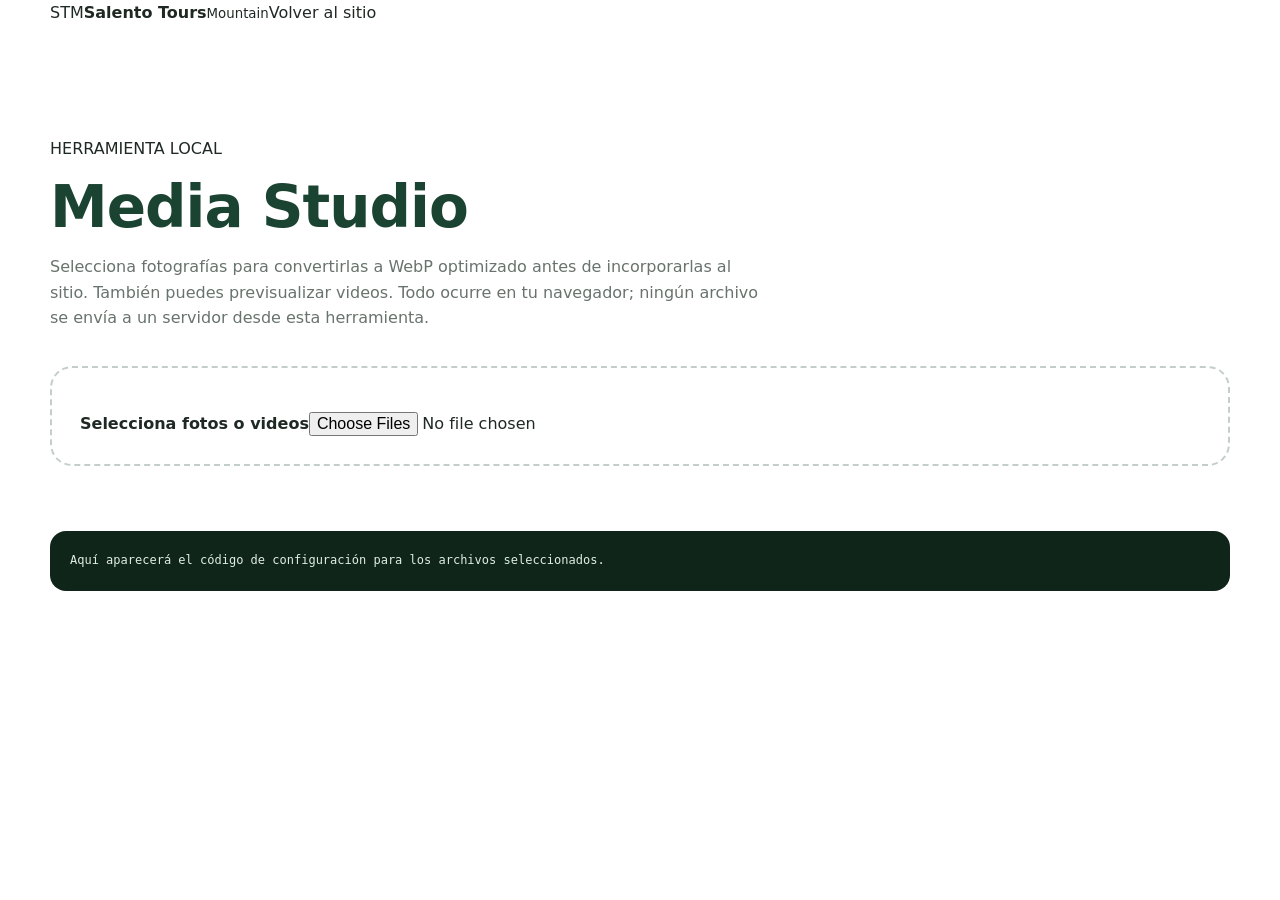
<file: media-studio.html>
<!doctype html>
<html lang="es"><head><meta charset="utf-8"><meta name="viewport" content="width=device-width,initial-scale=1"><title>Media Studio | Salento Tours Mountain</title><link rel="stylesheet" href="style.css"><style>.studio{padding:110px 0}.studio h1{font-size:58px;color:var(--green);letter-spacing:-1px}.studio p{color:var(--muted);max-width:720px}.upload{margin:35px 0;padding:28px;border:2px dashed rgba(23,63,42,.25);border-radius:22px;background:white}.upload input{margin-top:15px}.media-grid{display:grid;grid-template-columns:repeat(3,1fr);gap:18px}.media-item{background:white;border-radius:18px;overflow:hidden;border:1px solid var(--line)}.media-item img,.media-item video{width:100%;height:220px;object-fit:cover}.media-item div{padding:15px}.media-item button{margin-top:10px;border:0;background:var(--green);color:white;border-radius:999px;padding:9px 14px}.code-box{margin-top:30px;background:#10251a;color:#dfeee0;padding:20px;border-radius:16px;white-space:pre-wrap;word-break:break-word;font:12px/1.6 monospace}@media(max-width:700px){.media-grid{grid-template-columns:1fr}.studio h1{font-size:43px}}</style></head>
<body><header class="site-header scrolled"><nav class="nav container"><a class="brand" href="index.html"><span class="brand-mark">STM</span><span><strong>Salento Tours</strong><small>Mountain</small></span></a><a class="nav-cta" href="index.html">Volver al sitio</a></nav></header>
<main class="studio"><div class="container"><span class="eyebrow">HERRAMIENTA LOCAL</span><h1>Media Studio</h1><p>Selecciona fotografías para convertirlas a WebP optimizado antes de incorporarlas al sitio. También puedes previsualizar videos. Todo ocurre en tu navegador; ningún archivo se envía a un servidor desde esta herramienta.</p><div class="upload"><strong>Selecciona fotos o videos</strong><input id="files" type="file" accept="image/*,video/mp4,video/webm" multiple></div><div class="media-grid" id="grid"></div><div class="code-box" id="code">Aquí aparecerá el código de configuración para los archivos seleccionados.</div></div></main><script>
const input=document.getElementById('files'),grid=document.getElementById('grid'),code=document.getElementById('code');let rows=[];
input.addEventListener('change',()=>{rows=[];grid.innerHTML='';[...input.files].forEach(file=>process(file));});
async function process(file){const item=document.createElement('article');item.className='media-item';const box=document.createElement('div');box.innerHTML=`<strong>${file.name}</strong><small style="display:block;color:#68736d">${(file.size/1024/1024).toFixed(2)} MB</small>`;item.appendChild(box);grid.appendChild(item);if(file.type.startsWith('image/')){const img=new Image();img.src=URL.createObjectURL(file);await img.decode();const max=1800,scale=Math.min(1,max/Math.max(img.naturalWidth,img.naturalHeight));const canvas=document.createElement('canvas');canvas.width=Math.round(img.naturalWidth*scale);canvas.height=Math.round(img.naturalHeight*scale);canvas.getContext('2d').drawImage(img,0,0,canvas.width,canvas.height);const blob=await new Promise(r=>canvas.toBlob(r,'image/webp',.82));const url=URL.createObjectURL(blob);item.insertAdjacentHTML('afterbegin',`<img src="${url}" alt="">`);const a=document.createElement('a');a.href=url;a.download=file.name.replace(/\.[^.]+$/,'')+'.webp';a.textContent='Descargar WebP';a.className='btn btn-dark';a.style.margin='15px';a.style.color='white';a.style.textDecoration='none';a.style.display='inline-flex';item.appendChild(a);rows.push(`['images/optimized/${a.download}','${file.name.replace(/'/g,"\\'")}']`);updateCode();}else{const v=document.createElement('video');v.controls=true;v.preload='metadata';v.src=URL.createObjectURL(file);item.prepend(v);rows.push(`{ src: 'videos/${file.name.replace(/'/g,"\\'")}', title: '${file.name.replace(/'/g,"\\'")}' }`);updateCode();}}
function updateCode(){code.textContent='// Para fotos → galleryItems\nconst newPhotos = [\n  '+rows.filter(x=>x.startsWith('[')).join(',\n  ')+'\n];\n\n// Para videos → VIDEO_ITEMS\nconst newVideos = [\n  '+rows.filter(x=>x.startsWith('{')).join(',\n  ')+'\n];';}
</script></body></html>
</file>
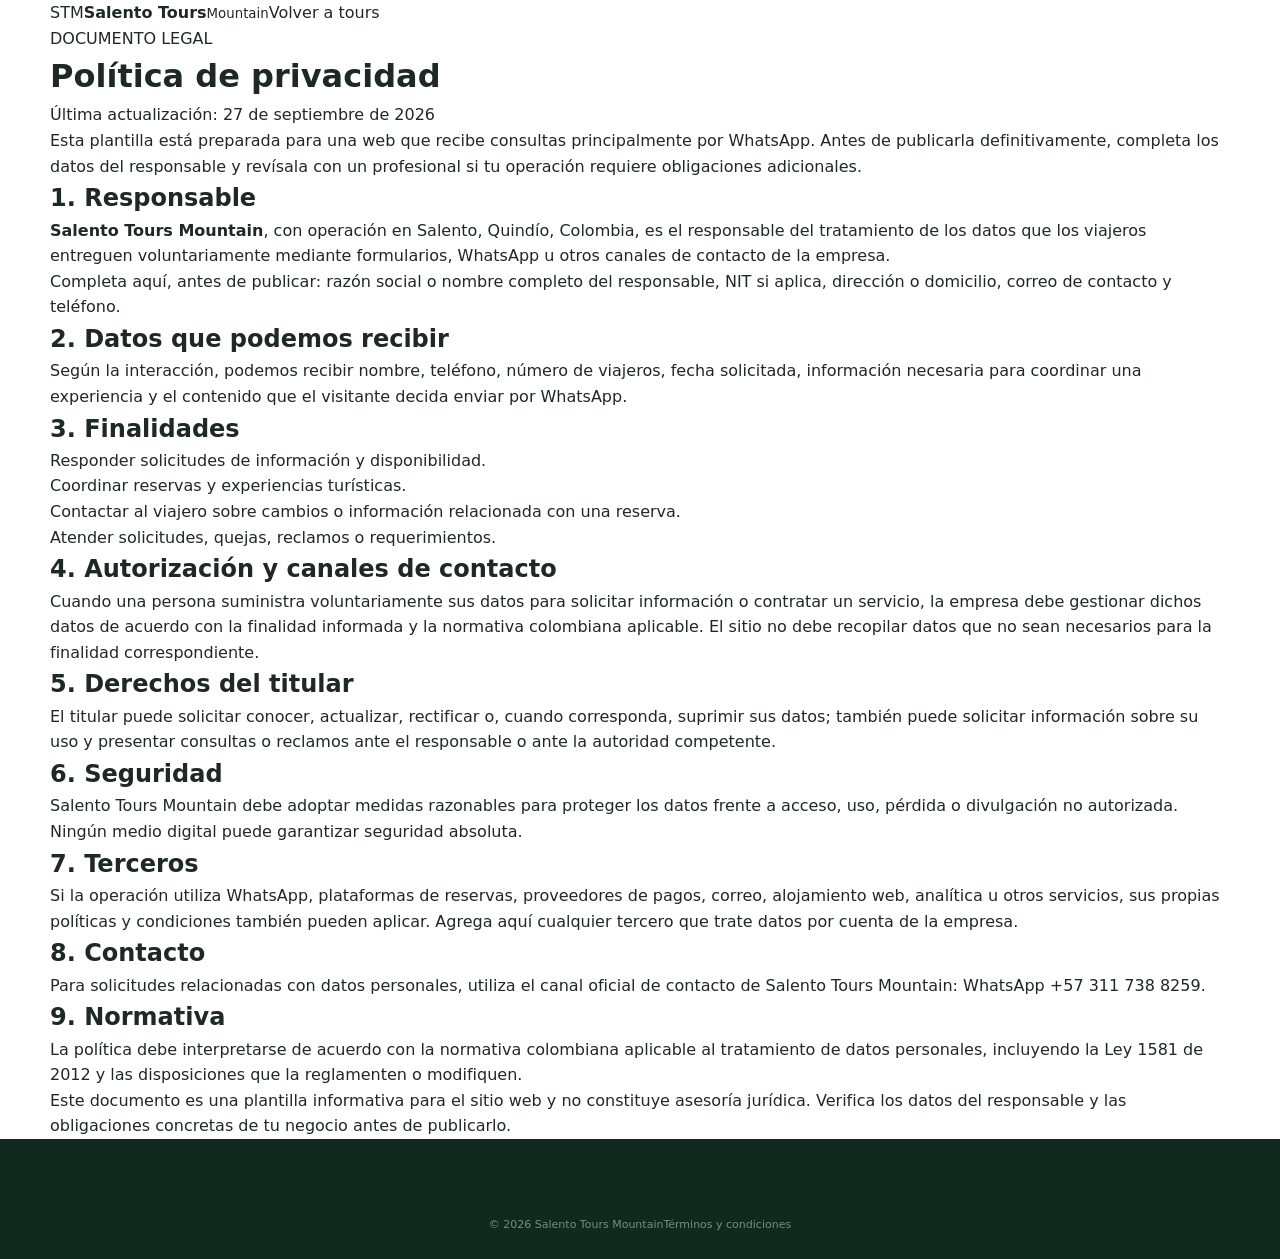
<file: privacy.html>
<!doctype html><html lang="es"><head><meta charset="utf-8"><meta name="viewport" content="width=device-width,initial-scale=1"><meta name="description" content="Política de privacidad de Salento Tours Mountain."><title>Política de privacidad | Salento Tours Mountain</title><link rel="stylesheet" href="style.css"></head><body class="legal-page"><header class="site-header scrolled"><nav class="nav container"><a class="brand" href="index.html"><span class="brand-mark">STM</span><span><strong>Salento Tours</strong><small>Mountain</small></span></a><a class="nav-cta" href="index.html#tours">Volver a tours</a></nav></header><main class="legal-main"><div class="container legal-content"><span class="eyebrow">DOCUMENTO LEGAL</span><h1>Política de privacidad</h1><p class="legal-updated">Última actualización: 27 de septiembre de 2026</p><div class="legal-note">Esta plantilla está preparada para una web que recibe consultas principalmente por WhatsApp. Antes de publicarla definitivamente, completa los datos del responsable y revísala con un profesional si tu operación requiere obligaciones adicionales.</div><h2>1. Responsable</h2><p><strong>Salento Tours Mountain</strong>, con operación en Salento, Quindío, Colombia, es el responsable del tratamiento de los datos que los viajeros entreguen voluntariamente mediante formularios, WhatsApp u otros canales de contacto de la empresa.</p><p>Completa aquí, antes de publicar: razón social o nombre completo del responsable, NIT si aplica, dirección o domicilio, correo de contacto y teléfono.</p><h2>2. Datos que podemos recibir</h2><p>Según la interacción, podemos recibir nombre, teléfono, número de viajeros, fecha solicitada, información necesaria para coordinar una experiencia y el contenido que el visitante decida enviar por WhatsApp.</p><h2>3. Finalidades</h2><ul><li>Responder solicitudes de información y disponibilidad.</li><li>Coordinar reservas y experiencias turísticas.</li><li>Contactar al viajero sobre cambios o información relacionada con una reserva.</li><li>Atender solicitudes, quejas, reclamos o requerimientos.</li></ul><h2>4. Autorización y canales de contacto</h2><p>Cuando una persona suministra voluntariamente sus datos para solicitar información o contratar un servicio, la empresa debe gestionar dichos datos de acuerdo con la finalidad informada y la normativa colombiana aplicable. El sitio no debe recopilar datos que no sean necesarios para la finalidad correspondiente.</p><h2>5. Derechos del titular</h2><p>El titular puede solicitar conocer, actualizar, rectificar o, cuando corresponda, suprimir sus datos; también puede solicitar información sobre su uso y presentar consultas o reclamos ante el responsable o ante la autoridad competente.</p><h2>6. Seguridad</h2><p>Salento Tours Mountain debe adoptar medidas razonables para proteger los datos frente a acceso, uso, pérdida o divulgación no autorizada. Ningún medio digital puede garantizar seguridad absoluta.</p><h2>7. Terceros</h2><p>Si la operación utiliza WhatsApp, plataformas de reservas, proveedores de pagos, correo, alojamiento web, analítica u otros servicios, sus propias políticas y condiciones también pueden aplicar. Agrega aquí cualquier tercero que trate datos por cuenta de la empresa.</p><h2>8. Contacto</h2><p>Para solicitudes relacionadas con datos personales, utiliza el canal oficial de contacto de Salento Tours Mountain: <a href="https://wa.me/573117388259" target="_blank" rel="noopener">WhatsApp +57 311 738 8259</a>.</p><h2>9. Normativa</h2><p>La política debe interpretarse de acuerdo con la normativa colombiana aplicable al tratamiento de datos personales, incluyendo la Ley 1581 de 2012 y las disposiciones que la reglamenten o modifiquen.</p><p class="legal-disclaimer">Este documento es una plantilla informativa para el sitio web y no constituye asesoría jurídica. Verifica los datos del responsable y las obligaciones concretas de tu negocio antes de publicarlo.</p></div></main><footer class="footer"><div class="container footer-bottom"><span>© 2026 Salento Tours Mountain</span><a href="terms.html">Términos y condiciones</a></div></footer></body></html>
</file>
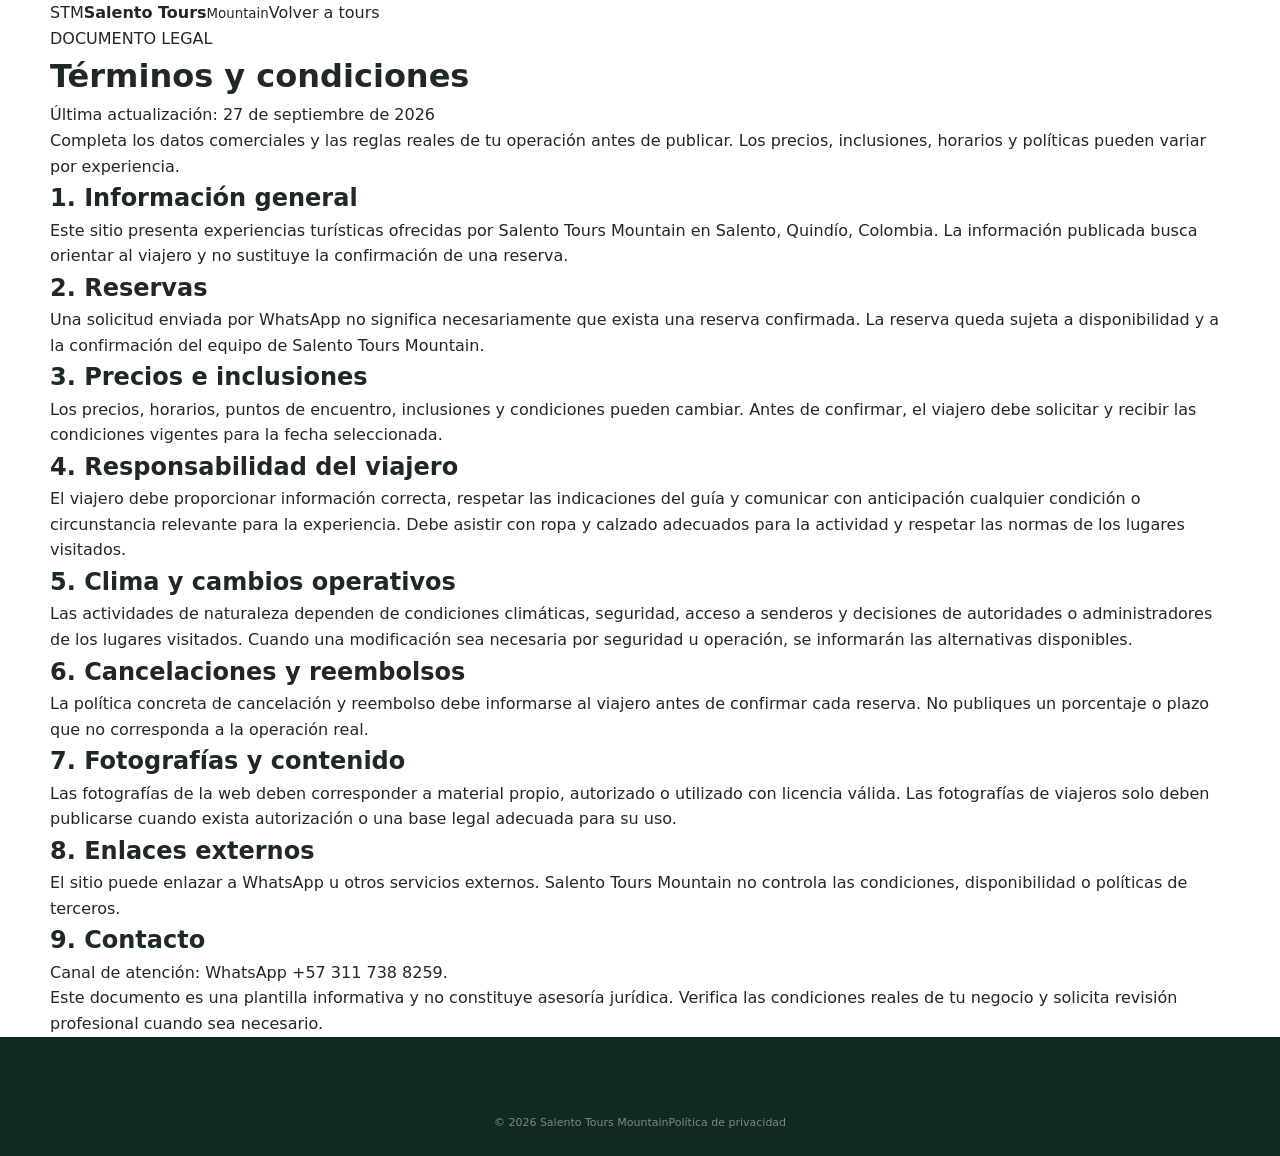
<file: terms.html>
<!doctype html><html lang="es"><head><meta charset="utf-8"><meta name="viewport" content="width=device-width,initial-scale=1"><meta name="description" content="Términos y condiciones de Salento Tours Mountain."><title>Términos y condiciones | Salento Tours Mountain</title><link rel="stylesheet" href="style.css"></head><body class="legal-page"><header class="site-header scrolled"><nav class="nav container"><a class="brand" href="index.html"><span class="brand-mark">STM</span><span><strong>Salento Tours</strong><small>Mountain</small></span></a><a class="nav-cta" href="index.html#tours">Volver a tours</a></nav></header><main class="legal-main"><div class="container legal-content"><span class="eyebrow">DOCUMENTO LEGAL</span><h1>Términos y condiciones</h1><p class="legal-updated">Última actualización: 27 de septiembre de 2026</p><div class="legal-note">Completa los datos comerciales y las reglas reales de tu operación antes de publicar. Los precios, inclusiones, horarios y políticas pueden variar por experiencia.</div><h2>1. Información general</h2><p>Este sitio presenta experiencias turísticas ofrecidas por Salento Tours Mountain en Salento, Quindío, Colombia. La información publicada busca orientar al viajero y no sustituye la confirmación de una reserva.</p><h2>2. Reservas</h2><p>Una solicitud enviada por WhatsApp no significa necesariamente que exista una reserva confirmada. La reserva queda sujeta a disponibilidad y a la confirmación del equipo de Salento Tours Mountain.</p><h2>3. Precios e inclusiones</h2><p>Los precios, horarios, puntos de encuentro, inclusiones y condiciones pueden cambiar. Antes de confirmar, el viajero debe solicitar y recibir las condiciones vigentes para la fecha seleccionada.</p><h2>4. Responsabilidad del viajero</h2><p>El viajero debe proporcionar información correcta, respetar las indicaciones del guía y comunicar con anticipación cualquier condición o circunstancia relevante para la experiencia. Debe asistir con ropa y calzado adecuados para la actividad y respetar las normas de los lugares visitados.</p><h2>5. Clima y cambios operativos</h2><p>Las actividades de naturaleza dependen de condiciones climáticas, seguridad, acceso a senderos y decisiones de autoridades o administradores de los lugares visitados. Cuando una modificación sea necesaria por seguridad u operación, se informarán las alternativas disponibles.</p><h2>6. Cancelaciones y reembolsos</h2><p>La política concreta de cancelación y reembolso debe informarse al viajero antes de confirmar cada reserva. No publiques un porcentaje o plazo que no corresponda a la operación real.</p><h2>7. Fotografías y contenido</h2><p>Las fotografías de la web deben corresponder a material propio, autorizado o utilizado con licencia válida. Las fotografías de viajeros solo deben publicarse cuando exista autorización o una base legal adecuada para su uso.</p><h2>8. Enlaces externos</h2><p>El sitio puede enlazar a WhatsApp u otros servicios externos. Salento Tours Mountain no controla las condiciones, disponibilidad o políticas de terceros.</p><h2>9. Contacto</h2><p>Canal de atención: <a href="https://wa.me/573117388259" target="_blank" rel="noopener">WhatsApp +57 311 738 8259</a>.</p><p class="legal-disclaimer">Este documento es una plantilla informativa y no constituye asesoría jurídica. Verifica las condiciones reales de tu negocio y solicita revisión profesional cuando sea necesario.</p></div></main><footer class="footer"><div class="container footer-bottom"><span>© 2026 Salento Tours Mountain</span><a href="privacy.html">Política de privacidad</a></div></footer></body></html>
</file>
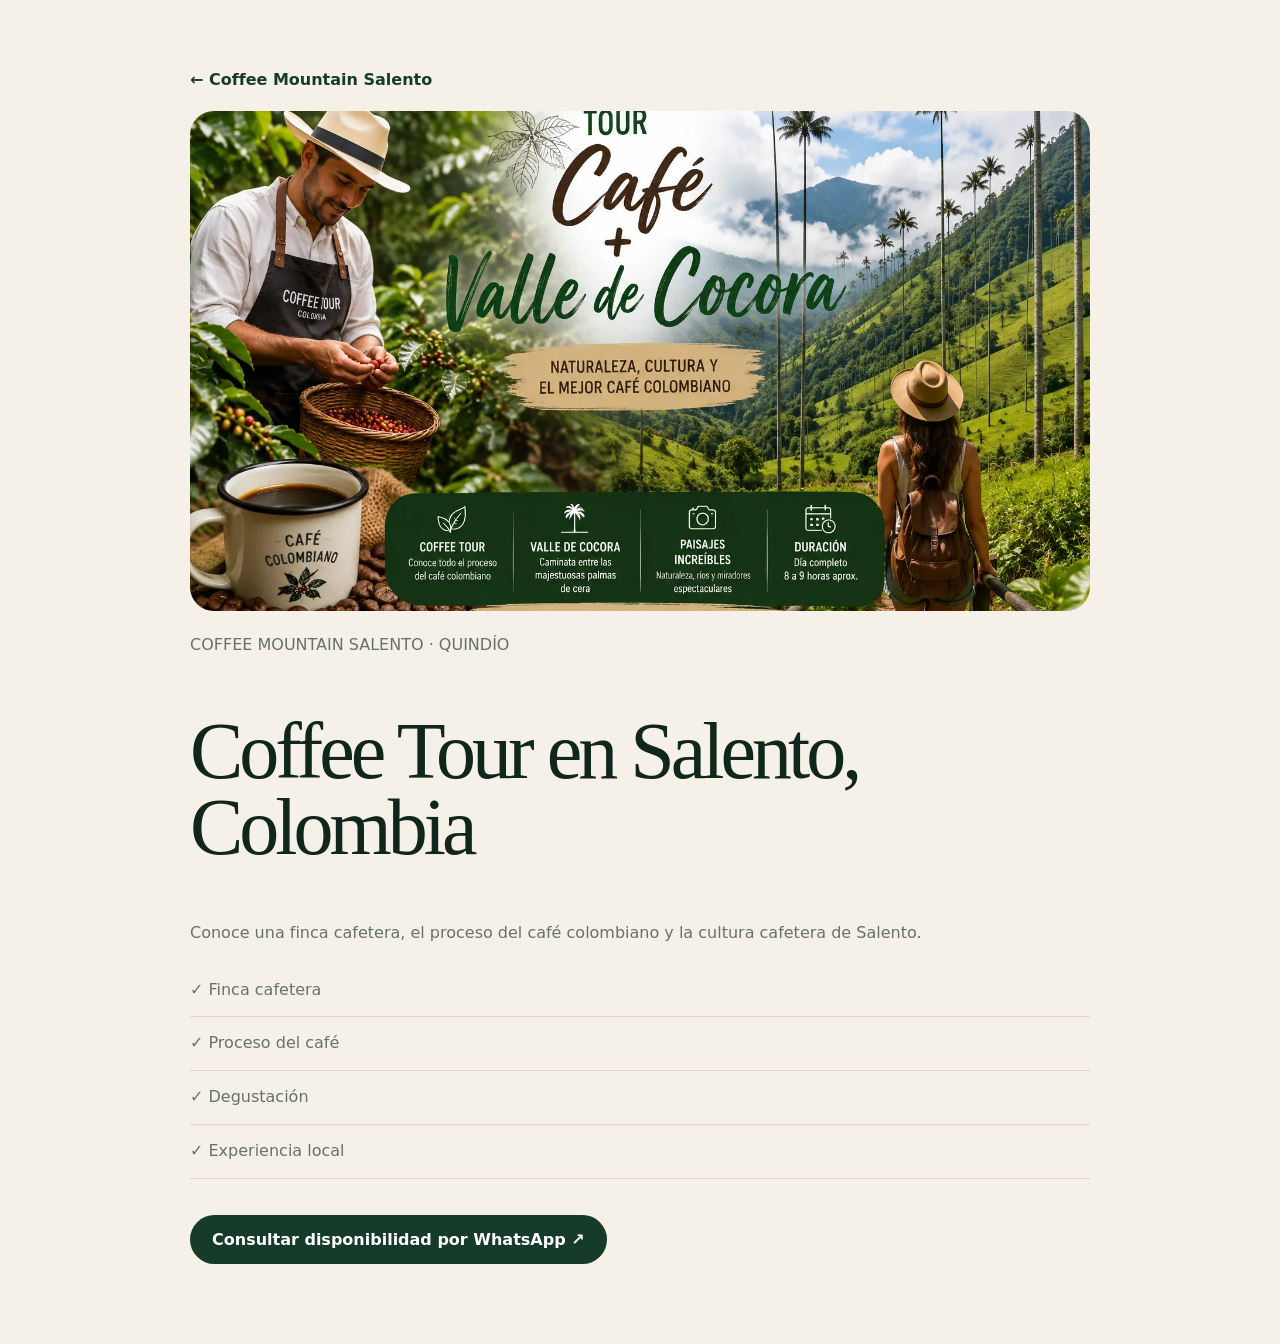
<file: tours/coffee-tour-salento.html>
<!doctype html><html lang="es"><head><meta charset="utf-8"><meta name="viewport" content="width=device-width,initial-scale=1">
<title>Coffee Tour en Salento, Colombia | Coffee Mountain Salento</title><meta name="description" content="Conoce una finca cafetera, el proceso del café colombiano y la cultura cafetera de Salento."><meta name="robots" content="index,follow"><link rel="canonical" href="https://salento-tours-mountain.netlify.app/tours/coffee-tour-salento.html">
<style>body{margin:0;background:#f6f1e8;color:#10261d;font-family:system-ui}main{max-width:900px;margin:auto;padding:30px 20px 80px}img{width:100%;height:500px;object-fit:cover;border-radius:24px}h1{font:500 clamp(45px,7vw,80px)/.95 Georgia,serif;letter-spacing:-.05em}p,li{line-height:1.8;color:#66716b}ul{list-style:none;padding:0}li{padding:12px 0;border-bottom:1px solid #ddd5c8}a{display:inline-block;background:#163b2b;color:white;padding:15px 22px;border-radius:99px;text-decoration:none;font-weight:800;margin-top:20px}</style>
<script type="application/ld+json">{"@context": "https://schema.org", "@type": "TouristTrip", "name": "Coffee Tour en Salento, Colombia", "description": "Conoce una finca cafetera, el proceso del café colombiano y la cultura cafetera de Salento.", "image": "images/optimized/coraycoffetour.webp", "provider": {"@type": "TravelAgency", "name": "Coffee Mountain Salento", "url": "https://salento-tours-mountain.netlify.app/"}}</script></head>
<body><main><p><a href="../index.html" style="background:none;color:#163b2b;padding:0">← Coffee Mountain Salento</a></p><img src="../images/optimized/coraycoffetour.webp" alt="Coffee Tour en Salento, Colombia"><p>COFFEE MOUNTAIN SALENTO · QUINDÍO</p><h1>Coffee Tour en Salento, Colombia</h1><p>Conoce una finca cafetera, el proceso del café colombiano y la cultura cafetera de Salento.</p><ul><li>✓ Finca cafetera</li><li>✓ Proceso del café</li><li>✓ Degustación</li><li>✓ Experiencia local</li></ul><a href="https://wa.me/573117388259?text=Hola%20Coffee%20Mountain%20Salento%2C%20quiero%20reservar%20Coffee%20Tour%20en%20Salento,%20Colombia." target="_blank">Consultar disponibilidad por WhatsApp ↗</a></main></body></html>
</file>
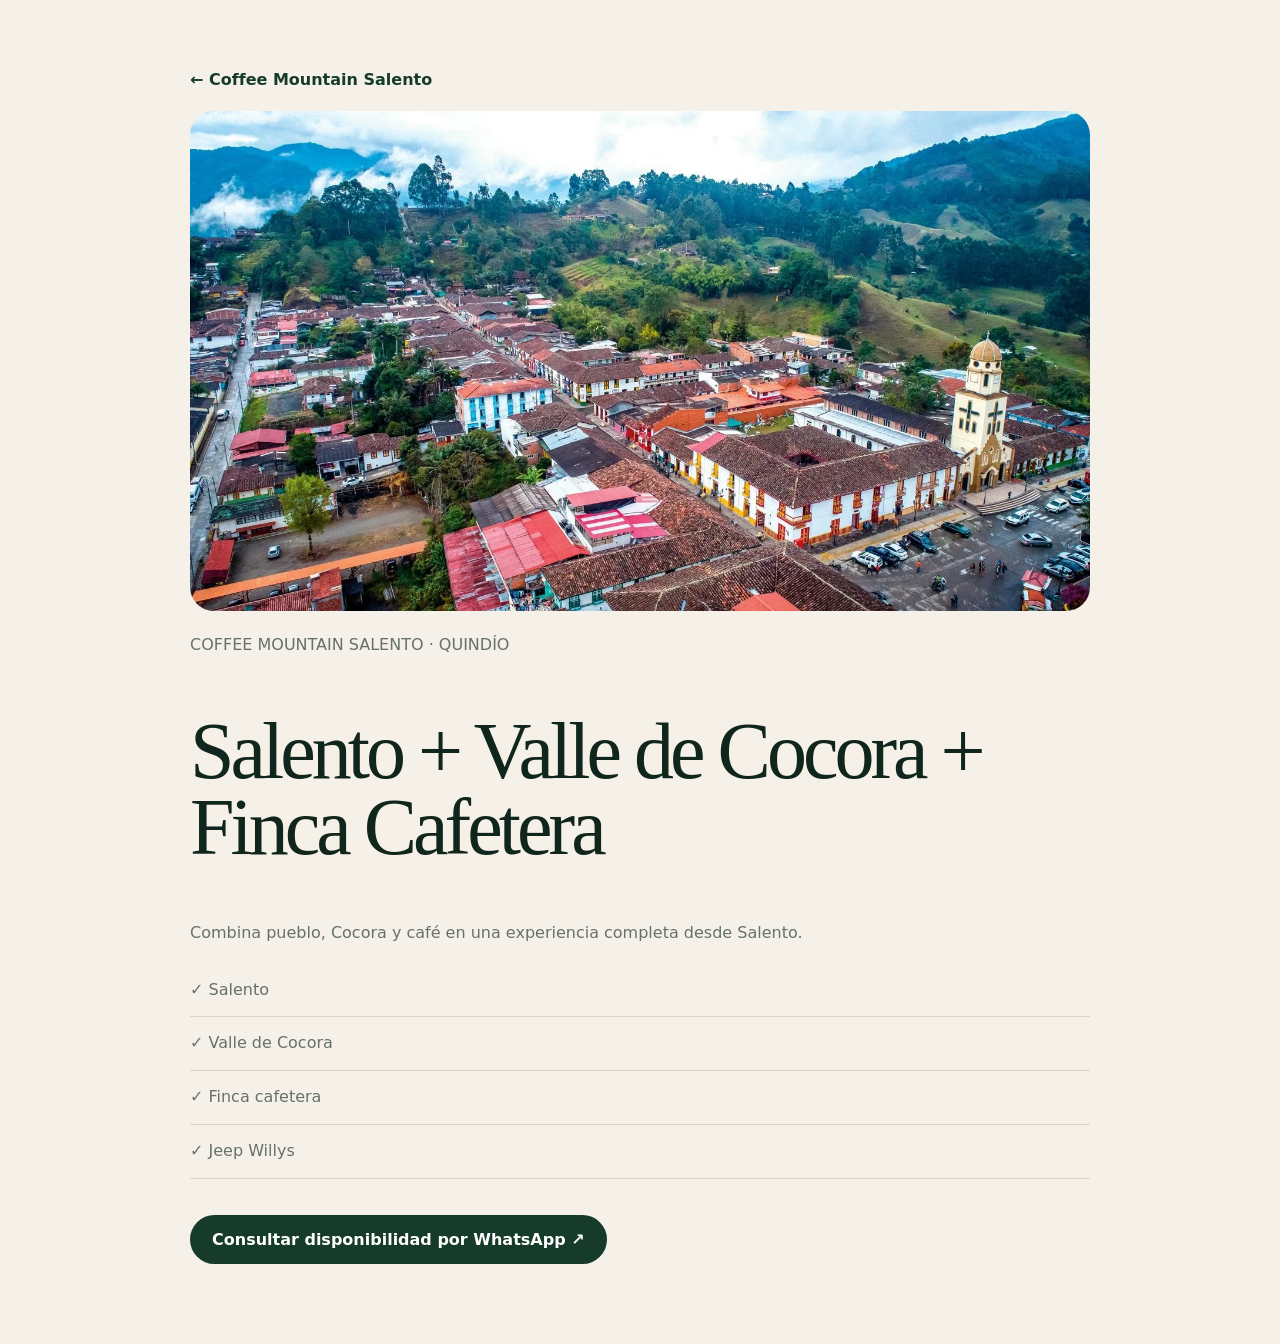
<file: tours/salento-cocora-finca-cafetera.html>
<!doctype html><html lang="es"><head><meta charset="utf-8"><meta name="viewport" content="width=device-width,initial-scale=1">
<title>Salento + Valle de Cocora + Finca Cafetera | Coffee Mountain Salento</title><meta name="description" content="Combina pueblo, Cocora y café en una experiencia completa desde Salento."><meta name="robots" content="index,follow"><link rel="canonical" href="https://salento-tours-mountain.netlify.app/tours/salento-cocora-finca-cafetera.html">
<style>body{margin:0;background:#f6f1e8;color:#10261d;font-family:system-ui}main{max-width:900px;margin:auto;padding:30px 20px 80px}img{width:100%;height:500px;object-fit:cover;border-radius:24px}h1{font:500 clamp(45px,7vw,80px)/.95 Georgia,serif;letter-spacing:-.05em}p,li{line-height:1.8;color:#66716b}ul{list-style:none;padding:0}li{padding:12px 0;border-bottom:1px solid #ddd5c8}a{display:inline-block;background:#163b2b;color:white;padding:15px 22px;border-radius:99px;text-decoration:none;font-weight:800;margin-top:20px}</style>
<script type="application/ld+json">{"@context": "https://schema.org", "@type": "TouristTrip", "name": "Salento + Valle de Cocora + Finca Cafetera", "description": "Combina pueblo, Cocora y café en una experiencia completa desde Salento.", "image": "images/optimized/salento9.webp", "provider": {"@type": "TravelAgency", "name": "Coffee Mountain Salento", "url": "https://salento-tours-mountain.netlify.app/"}}</script></head>
<body><main><p><a href="../index.html" style="background:none;color:#163b2b;padding:0">← Coffee Mountain Salento</a></p><img src="../images/optimized/salento9.webp" alt="Salento + Valle de Cocora + Finca Cafetera"><p>COFFEE MOUNTAIN SALENTO · QUINDÍO</p><h1>Salento + Valle de Cocora + Finca Cafetera</h1><p>Combina pueblo, Cocora y café en una experiencia completa desde Salento.</p><ul><li>✓ Salento</li><li>✓ Valle de Cocora</li><li>✓ Finca cafetera</li><li>✓ Jeep Willys</li></ul><a href="https://wa.me/573117388259?text=Hola%20Coffee%20Mountain%20Salento%2C%20quiero%20reservar%20Salento%20+%20Valle%20de%20Cocora%20+%20Finca%20Cafetera." target="_blank">Consultar disponibilidad por WhatsApp ↗</a></main></body></html>
</file>
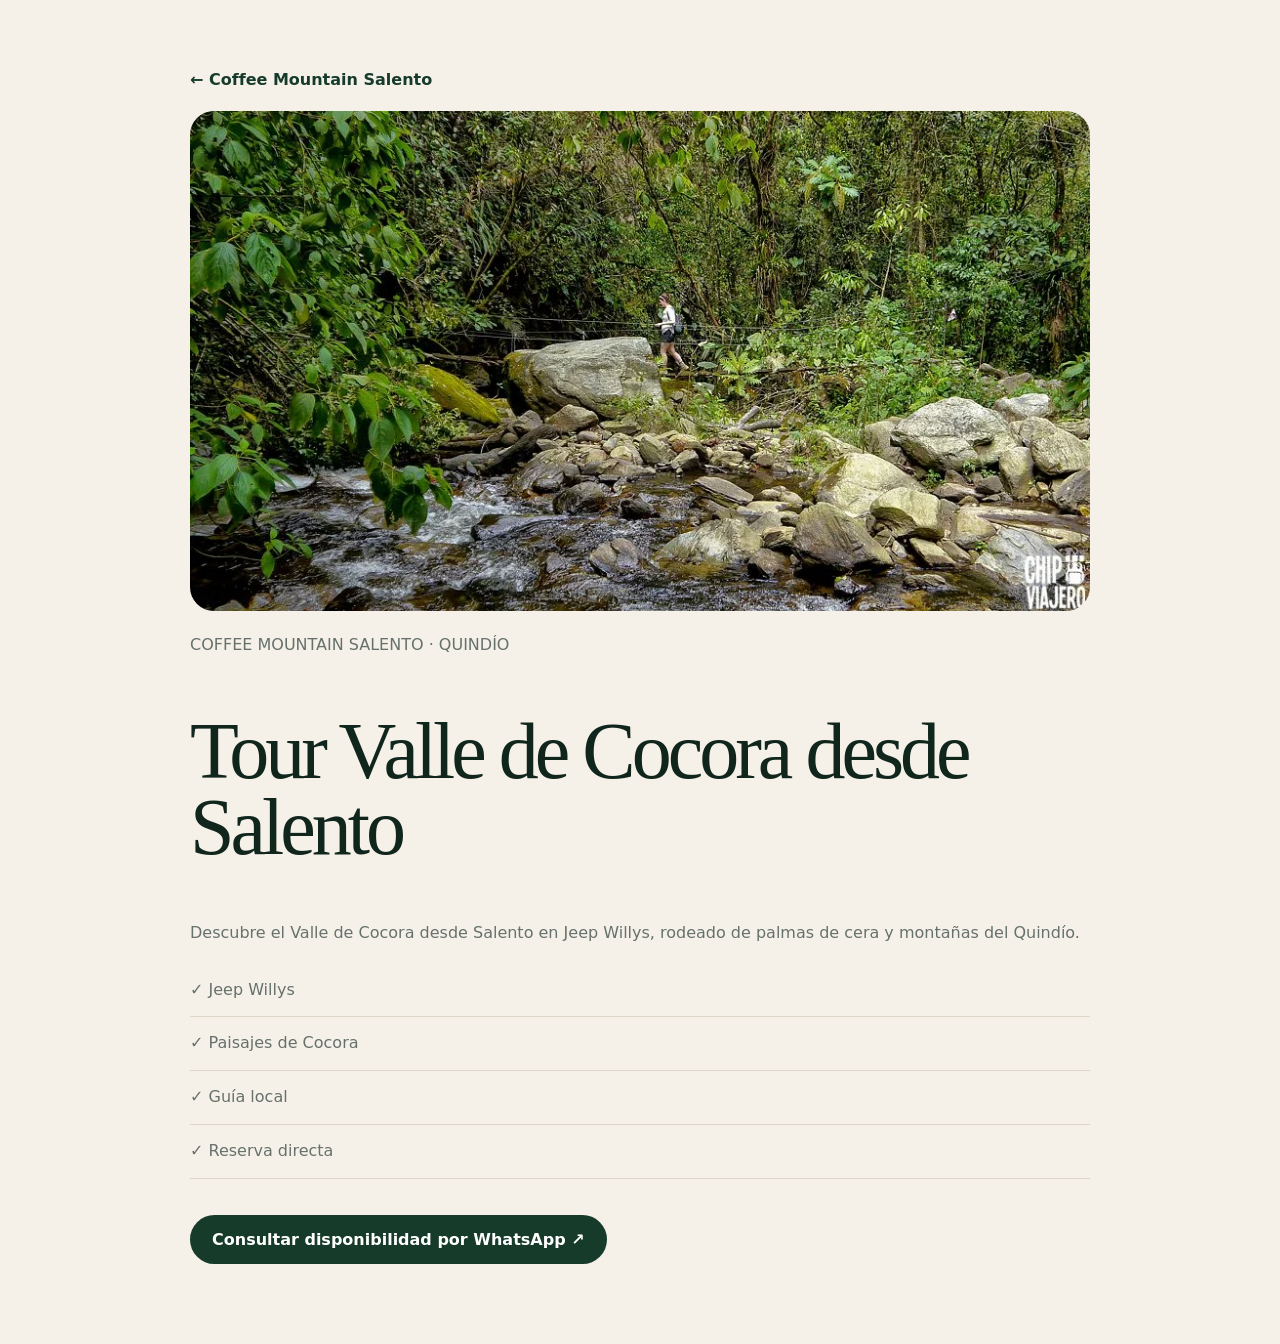
<file: tours/valle-de-cocora.html>
<!doctype html><html lang="es"><head><meta charset="utf-8"><meta name="viewport" content="width=device-width,initial-scale=1">
<title>Tour Valle de Cocora desde Salento | Coffee Mountain Salento</title><meta name="description" content="Descubre el Valle de Cocora desde Salento en Jeep Willys, rodeado de palmas de cera y montañas del Quindío."><meta name="robots" content="index,follow"><link rel="canonical" href="https://salento-tours-mountain.netlify.app/tours/valle-de-cocora.html">
<style>body{margin:0;background:#f6f1e8;color:#10261d;font-family:system-ui}main{max-width:900px;margin:auto;padding:30px 20px 80px}img{width:100%;height:500px;object-fit:cover;border-radius:24px}h1{font:500 clamp(45px,7vw,80px)/.95 Georgia,serif;letter-spacing:-.05em}p,li{line-height:1.8;color:#66716b}ul{list-style:none;padding:0}li{padding:12px 0;border-bottom:1px solid #ddd5c8}a{display:inline-block;background:#163b2b;color:white;padding:15px 22px;border-radius:99px;text-decoration:none;font-weight:800;margin-top:20px}</style>
<script type="application/ld+json">{"@context": "https://schema.org", "@type": "TouristTrip", "name": "Tour Valle de Cocora desde Salento", "description": "Descubre el Valle de Cocora desde Salento en Jeep Willys, rodeado de palmas de cera y montañas del Quindío.", "image": "images/optimized/Como-Llegar-al-Valle-De-Cocora-Quind├¡o-Colombia-Chip-Viajero-1.webp", "provider": {"@type": "TravelAgency", "name": "Coffee Mountain Salento", "url": "https://salento-tours-mountain.netlify.app/"}}</script></head>
<body><main><p><a href="../index.html" style="background:none;color:#163b2b;padding:0">← Coffee Mountain Salento</a></p><img src="../images/optimized/Como-Llegar-al-Valle-De-Cocora-Quind├¡o-Colombia-Chip-Viajero-1.webp" alt="Tour Valle de Cocora desde Salento"><p>COFFEE MOUNTAIN SALENTO · QUINDÍO</p><h1>Tour Valle de Cocora desde Salento</h1><p>Descubre el Valle de Cocora desde Salento en Jeep Willys, rodeado de palmas de cera y montañas del Quindío.</p><ul><li>✓ Jeep Willys</li><li>✓ Paisajes de Cocora</li><li>✓ Guía local</li><li>✓ Reserva directa</li></ul><a href="https://wa.me/573117388259?text=Hola%20Coffee%20Mountain%20Salento%2C%20quiero%20reservar%20Tour%20Valle%20de%20Cocora%20desde%20Salento." target="_blank">Consultar disponibilidad por WhatsApp ↗</a></main></body></html>
</file>
<file: style.css>
/* =========================================================
   SALENTO TOURS MOUNTAIN — PREMIUM STYLE
   ========================================================= */

:root {
  --green: #1b4332;
  --green-dark: #102a20;
  --green-light: #2d6a4f;

  --coffee: #6f4e37;
  --coffee-dark: #4a3325;

  --cream: #f5efe6;
  --cream-light: #faf7f2;
  --white: #ffffff;
  --black: #111111;

  --text: #1f2924;
  --muted: #68736d;

  --gold: #c89b3c;

  --border: rgba(27, 67, 50, 0.12);

  --shadow-sm: 0 8px 25px rgba(16, 42, 32, 0.08);
  --shadow-md: 0 18px 50px rgba(16, 42, 32, 0.12);
  --shadow-lg: 0 30px 80px rgba(16, 42, 32, 0.18);

  --radius-sm: 12px;
  --radius-md: 20px;
  --radius-lg: 30px;

  --container: 1180px;

  --transition: 0.3s ease;
}


/* =========================================================
   RESET
   ========================================================= */

* {
  box-sizing: border-box;
  margin: 0;
  padding: 0;
}

html {
  scroll-behavior: smooth;
  scroll-padding-top: 90px;
}

body {
  font-family:
    Inter,
    system-ui,
    -apple-system,
    BlinkMacSystemFont,
    "Segoe UI",
    sans-serif;

  color: var(--text);
  background: var(--white);

  line-height: 1.6;

  overflow-x: hidden;
}

img {
  display: block;
  max-width: 100%;
}

button,
input,
textarea,
select {
  font: inherit;
}

button {
  border: 0;
  cursor: pointer;
}

a {
  color: inherit;
  text-decoration: none;
}

ul {
  list-style: none;
}

::selection {
  background: var(--green);
  color: var(--white);
}


/* =========================================================
   CONTAINER
   ========================================================= */

.container {
  width: min(
    calc(100% - 40px),
    var(--container)
  );

  margin-inline: auto;
}


/* =========================================================
   HEADER
   ========================================================= */

#header {
  position: fixed;
  top: 0;
  left: 0;

  width: 100%;
  height: 78px;

  z-index: 1000;

  background: rgba(255, 255, 255, 0.92);

  backdrop-filter: blur(18px);
  -webkit-backdrop-filter: blur(18px);

  border-bottom: 1px solid rgba(27, 67, 50, 0.08);

  transition:
    background var(--transition),
    box-shadow var(--transition);
}

#header.scrolled {
  background: rgba(255, 255, 255, 0.98);
  box-shadow: var(--shadow-sm);
}

.header-inner {
  width: min(
    calc(100% - 40px),
    var(--container)
  );

  height: 100%;

  margin-inline: auto;

  display: flex;
  align-items: center;
  justify-content: space-between;

  gap: 30px;
}


/* =========================================================
   LOGO
   ========================================================= */

.logo {
  display: flex;
  align-items: center;

  gap: 12px;

  flex-shrink: 0;
}

.logo img {
  width: 58px;
  height: 58px;

  object-fit: contain;

  border-radius: 50%;
}

.logo-text {
  display: flex;
  flex-direction: column;
  line-height: 1.1;
}

.logo-text strong {
  color: var(--green);

  font-family:
    Georgia,
    "Times New Roman",
    serif;

  font-size: 17px;

  letter-spacing: 0.5px;
}

.logo-text span {
  color: var(--coffee);

  font-size: 10px;

  text-transform: uppercase;

  letter-spacing: 2px;
}


/* =========================================================
   NAVIGATION
   ========================================================= */

.nav-links {
  display: flex;
  align-items: center;

  gap: 28px;
}

.nav-links a {
  position: relative;

  color: var(--text);

  font-size: 14px;
  font-weight: 600;

  padding: 8px 0;

  transition: color var(--transition);
}

.nav-links a::after {
  content: "";

  position: absolute;

  left: 0;
  bottom: 0;

  width: 0;
  height: 2px;

  background: var(--green);

  transition: width var(--transition);
}

.nav-links a:hover {
  color: var(--green);
}

.nav-links a:hover::after {
  width: 100%;
}


/* =========================================================
   LANGUAGE SWITCHER
   ========================================================= */

.language-switcher {
  display: flex;
  align-items: center;

  gap: 5px;

  padding: 4px;

  background: var(--cream);

  border-radius: 999px;
}

.language-btn {
  min-width: 38px;
  height: 32px;

  border-radius: 999px;

  background: transparent;

  color: var(--muted);

  font-size: 11px;
  font-weight: 800;

  cursor: pointer;

  transition: all var(--transition);
}

.language-btn:hover,
.language-btn.active {
  background: var(--green);
  color: var(--white);
}


/* =========================================================
   MOBILE MENU
   ========================================================= */

.menu-toggle {
  display: none;

  width: 44px;
  height: 44px;

  border-radius: 12px;

  background: var(--cream);

  color: var(--green);

  font-size: 24px;
}


/* =========================================================
   BUTTONS
   ========================================================= */

.btn {
  display: inline-flex;
  align-items: center;
  justify-content: center;

  min-height: 48px;

  padding: 0 22px;

  border-radius: 999px;

  font-size: 14px;
  font-weight: 700;

  transition:
    transform var(--transition),
    box-shadow var(--transition),
    background var(--transition),
    color var(--transition);
}

.btn:hover {
  transform: translateY(-2px);
}

.btn-primary {
  background: var(--green);
  color: var(--white);

  box-shadow:
    0 12px 30px rgba(27, 67, 50, 0.2);
}

.btn-primary:hover {
  background: var(--green-dark);

  box-shadow:
    0 18px 40px rgba(27, 67, 50, 0.28);
}

.btn-secondary {
  background: var(--white);

  color: var(--green);

  border: 1px solid var(--border);
}

.btn-secondary:hover {
  border-color: var(--green);
}

.btn-whatsapp {
  background: #25d366;
  color: var(--white);

  box-shadow:
    0 12px 30px rgba(37, 211, 102, 0.2);
}

.btn-whatsapp:hover {
  background: #20bd5b;
}


/* =========================================================
   HERO
   ========================================================= */

.hero {
  position: relative;

  min-height: 760px;

  padding-top: 130px;
  padding-bottom: 80px;

  background:
    radial-gradient(
      circle at 80% 10%,
      rgba(200, 155, 60, 0.12),
      transparent 30%
    ),
    linear-gradient(
      135deg,
      var(--cream-light),
      var(--white)
    );

  overflow: hidden;
}

.hero::before {
  content: "";

  position: absolute;

  width: 500px;
  height: 500px;

  top: -250px;
  right: -180px;

  border-radius: 50%;

  background: rgba(27, 67, 50, 0.04);

  pointer-events: none;
}

.hero-grid {
  position: relative;
  z-index: 2;

  width: min(
    calc(100% - 40px),
    var(--container)
  );

  min-height: 590px;

  margin-inline: auto;

  display: grid;

  grid-template-columns:
    minmax(0, 0.92fr)
    minmax(0, 1.08fr);

  align-items: center;

  gap: 70px;
}

.hero-content {
  max-width: 610px;
}

.hero-kicker {
  display: inline-flex;
  align-items: center;

  gap: 8px;

  margin-bottom: 20px;

  color: var(--coffee);

  font-size: 12px;
  font-weight: 800;

  letter-spacing: 2px;
  text-transform: uppercase;
}

.hero-kicker::before {
  content: "";

  width: 35px;
  height: 2px;

  background: var(--gold);
}

.hero h1 {
  margin-bottom: 24px;

  color: var(--green);

  font-family:
    Georgia,
    "Times New Roman",
    serif;

  font-size:
    clamp(48px, 6vw, 82px);

  line-height: 0.98;

  letter-spacing: -2px;
}

.hero-description {
  max-width: 560px;

  margin-bottom: 30px;

  color: var(--muted);

  font-size: 17px;

  line-height: 1.8;
}

.hero-actions {
  display: flex;
  flex-wrap: wrap;

  gap: 12px;

  margin-bottom: 30px;
}

.hero-trust {
  display: flex;
  flex-wrap: wrap;

  gap: 18px;

  color: var(--muted);

  font-size: 12px;
  font-weight: 600;
}

.hero-trust span {
  display: inline-flex;
  align-items: center;

  gap: 6px;
}

.hero-trust span::before {
  content: "✓";

  color: var(--green);

  font-weight: 900;
}


/* =========================================================
   HERO IMAGE
   ========================================================= */

.hero-photo {
  position: relative;

  height: 570px;

  border-radius: 34px;

  overflow: hidden;

  background: var(--cream);

  box-shadow: var(--shadow-lg);
}

.hero-photo::after {
  content: "";

  position: absolute;

  inset: 0;

  background:
    linear-gradient(
      180deg,
      transparent 55%,
      rgba(0, 0, 0, 0.3)
    );

  pointer-events: none;
}

.hero-photo img {
  width: 100%;
  height: 100%;

  object-fit: cover;

  object-position: center;

  transition:
    transform 0.8s ease;
}

.hero-photo:hover img {
  transform: scale(1.04);
}

.hero-photo-badge {
  position: absolute;

  z-index: 3;

  left: 25px;
  bottom: 25px;

  padding: 13px 18px;

  background: rgba(255, 255, 255, 0.92);

  backdrop-filter: blur(12px);

  border-radius: 14px;

  color: var(--green);

  font-size: 12px;
  font-weight: 800;

  box-shadow: var(--shadow-sm);
}


/* =========================================================
   INTRO
   ========================================================= */

.intro {
  padding: 110px 0;

  background: var(--white);
}

.intro-grid {
  display: grid;

  grid-template-columns:
    0.7fr
    1.3fr;

  gap: 80px;

  align-items: start;
}

.intro-number {
  color: var(--gold);

  font-family:
    Georgia,
    serif;

  font-size: 80px;

  line-height: 0.8;
}

.intro h2 {
  max-width: 800px;

  margin-bottom: 22px;

  color: var(--green);

  font-family:
    Georgia,
    serif;

  font-size:
    clamp(34px, 4vw, 54px);

  line-height: 1.1;
}

.intro p {
  max-width: 720px;

  color: var(--muted);

  font-size: 17px;

  line-height: 1.9;
}


/* =========================================================
   SECTION COMMON
   ========================================================= */

section {
  position: relative;
}

.section-label {
  margin-bottom: 12px;

  color: var(--coffee);

  font-size: 11px;
  font-weight: 800;

  letter-spacing: 2px;

  text-transform: uppercase;
}

.section-title {
  color: var(--green);

  font-family:
    Georgia,
    serif;

  font-size:
    clamp(34px, 4vw, 54px);

  line-height: 1.1;
}

.section-description {
  max-width: 680px;

  margin-top: 18px;

  color: var(--muted);

  font-size: 16px;
}


/* =========================================================
   FEATURED TOUR
   ========================================================= */

.featured {
  padding: 100px 0;

  background: var(--cream-light);
}

.featured-card {
  margin-top: 45px;

  display: grid;

  grid-template-columns:
    1.05fr
    0.95fr;

  min-height: 600px;

  overflow: hidden;

  background: var(--white);

  border-radius: var(--radius-lg);

  box-shadow: var(--shadow-md);

  transition:
    transform var(--transition),
    box-shadow var(--transition);
}

.featured-card:hover {
  transform: translateY(-4px);

  box-shadow: var(--shadow-lg);
}

.featured-image {
  position: relative;

  min-height: 600px;

  overflow: hidden;

  background: var(--cream);
}

.featured-image img {
  width: 100%;
  height: 100%;

  object-fit: cover;

  transition:
    transform 0.8s ease;
}

.featured-card:hover .featured-image img {
  transform: scale(1.04);
}

.featured-content {
  display: flex;
  flex-direction: column;
  justify-content: center;

  padding: 60px;
}

.featured-content h3 {
  margin-bottom: 18px;

  color: var(--green);

  font-family:
    Georgia,
    serif;

  font-size:
    clamp(30px, 3vw, 46px);

  line-height: 1.08;
}

.featured-content > p {
  margin-bottom: 25px;

  color: var(--muted);

  line-height: 1.8;
}

.featured-meta {
  display: flex;
  flex-wrap: wrap;

  gap: 10px;

  margin-bottom: 28px;
}

.featured-meta span {
  padding: 8px 12px;

  border-radius: 999px;

  background: var(--cream);

  color: var(--green);

  font-size: 11px;
  font-weight: 700;
}

.featured-price {
  margin-bottom: 25px;

  color: var(--coffee);

  font-size: 28px;
  font-weight: 800;
}

.featured-thumbs {
  display: flex;

  gap: 8px;

  margin-top: 30px;

  overflow-x: auto;

  padding-bottom: 4px;
}

.featured-thumbs button {
  width: 70px;
  height: 55px;

  flex: 0 0 auto;

  padding: 0;

  overflow: hidden;

  border-radius: 10px;

  background: var(--cream);

  border: 2px solid transparent;
}

.featured-thumbs button.active {
  border-color: var(--green);
}

.featured-thumbs img {
  width: 100%;
  height: 100%;

  object-fit: cover;
}


/* =========================================================
   TOURS
   ========================================================= */

.tours {
  padding: 110px 0;

  background: var(--white);
}

.filters {
  display: flex;
  flex-wrap: wrap;

  gap: 9px;

  margin: 38px 0;
}

.filter {
  padding: 11px 18px;

  border-radius: 999px;

  background: var(--cream-light);

  color: var(--muted);

  border: 1px solid transparent;

  font-size: 12px;
  font-weight: 700;

  transition: all var(--transition);
}

.filter:hover {
  color: var(--green);

  border-color: var(--green);
}

.filter.active {
  background: var(--green);

  color: var(--white);

  border-color: var(--green);
}

.tour-grid {
  display: grid;

  grid-template-columns:
    repeat(3, minmax(0, 1fr));

  gap: 24px;
}

.tour-card {
  overflow: hidden;

  background: var(--white);

  border: 1px solid var(--border);

  border-radius: var(--radius-md);

  box-shadow: var(--shadow-sm);

  transition:
    transform var(--transition),
    box-shadow var(--transition);
}

.tour-card:hover {
  transform: translateY(-7px);

  box-shadow: var(--shadow-md);
}

.tour-card-image {
  position: relative;

  height: 245px;

  overflow: hidden;

  background: var(--cream);
}

.tour-card-image img {
  width: 100%;
  height: 100%;

  object-fit: cover;

  transition:
    transform 0.7s ease;
}

.tour-card:hover .tour-card-image img {
  transform: scale(1.06);
}

.tour-card-badge {
  position: absolute;

  top: 15px;
  left: 15px;

  padding: 7px 11px;

  border-radius: 999px;

  background: rgba(255, 255, 255, 0.94);

  color: var(--green);

  font-size: 10px;
  font-weight: 800;

  text-transform: uppercase;

  letter-spacing: 0.5px;
}

.tour-card-body {
  padding: 25px;
}

.tour-card-body h3 {
  margin-bottom: 10px;

  color: var(--green);

  font-family:
    Georgia,
    serif;

  font-size: 24px;

  line-height: 1.15;
}

.tour-card-body p {
  display: -webkit-box;

  overflow: hidden;

  margin-bottom: 18px;

  color: var(--muted);

  font-size: 14px;

  line-height: 1.65;

  -webkit-line-clamp: 3;

  -webkit-box-orient: vertical;
}

.tour-card-meta {
  display: flex;
  flex-wrap: wrap;

  gap: 8px;

  margin-bottom: 20px;
}

.tour-card-meta span {
  color: var(--muted);

  font-size: 11px;
  font-weight: 700;
}

.tour-card-footer {
  display: flex;

  align-items: center;
  justify-content: space-between;

  gap: 15px;

  padding-top: 18px;

  border-top: 1px solid var(--border);
}

.tour-price {
  color: var(--coffee);

  font-size: 20px;
  font-weight: 800;
}


/* =========================================================
   VIDEO
   ========================================================= */

.video-section {
  padding: 110px 0;

  background: var(--green);
}

.video-section .section-label {
  color: #d9c18a;
}

.video-section .section-title {
  color: var(--white);
}

.video-section .section-description {
  color: rgba(255, 255, 255, 0.72);
}

.video-card {
  width: min(100%, 1100px);

  margin: 50px auto 0;

  border-radius: 24px;

  overflow: hidden;

  position: relative;

  background: #000;

  box-shadow:
    0 30px 80px rgba(0, 0, 0, 0.3);
}

.video-card video {
  display: block;

  width: 100%;

  height: min(68vh, 620px);

  min-height: 300px;

  object-fit: cover;

  object-position: center;
}

.video-card::after {
  content: "";

  position: absolute;

  inset: 0;

  pointer-events: none;

  background:
    linear-gradient(
      180deg,
      rgba(0, 0, 0, 0.05),
      transparent 35%,
      rgba(0, 0, 0, 0.18)
    );
}


/* =========================================================
   GALLERY
   ========================================================= */

.gallery-section {
  padding: 110px 0;

  background: var(--cream-light);
}

.masonry {
  columns: 3 280px;

  column-gap: 16px;

  margin-top: 45px;
}

.gallery-item {
  position: relative;

  break-inside: avoid;

  margin-bottom: 16px;

  overflow: hidden;

  border-radius: 18px;

  background: var(--cream);

  cursor: pointer;
}

.gallery-item img {
  width: 100%;
  height: auto;

  display: block;

  transition:
    transform 0.7s ease;
}

.gallery-item::after {
  content: "";

  position: absolute;

  inset: 0;

  background:
    linear-gradient(
      180deg,
      transparent 55%,
      rgba(0, 0, 0, 0.35)
    );

  opacity: 0;

  transition: opacity var(--transition);
}

.gallery-item:hover img {
  transform: scale(1.05);
}

.gallery-item:hover::after {
  opacity: 1;
}

.gallery-overlay {
  position: absolute;

  z-index: 2;

  left: 20px;
  right: 20px;
  bottom: 18px;

  color: var(--white);

  font-size: 13px;
  font-weight: 700;

  opacity: 0;

  transform: translateY(10px);

  transition:
    opacity var(--transition),
    transform var(--transition);
}

.gallery-item:hover .gallery-overlay {
  opacity: 1;

  transform: translateY(0);
}


/* =========================================================
   WHY US
   ========================================================= */

.why-section {
  padding: 110px 0;

  background: var(--white);
}

.why-grid {
  display: grid;

  grid-template-columns:
    repeat(4, minmax(0, 1fr));

  gap: 18px;

  margin-top: 45px;
}

.why-card {
  padding: 30px;

  border-radius: var(--radius-md);

  background: var(--cream-light);

  border: 1px solid var(--border);

  transition:
    transform var(--transition),
    box-shadow var(--transition);
}

.why-card:hover {
  transform: translateY(-5px);

  box-shadow: var(--shadow-sm);
}

.why-card:last-child {
  background: var(--green);

  color: var(--white);
}

.why-icon {
  display: flex;
  align-items: center;
  justify-content: center;

  width: 52px;
  height: 52px;

  margin-bottom: 22px;

  border-radius: 15px;

  background: rgba(27, 67, 50, 0.08);

  color: var(--green);

  font-size: 22px;
}

.why-card:last-child .why-icon {
  background: rgba(255, 255, 255, 0.12);

  color: var(--white);
}

.why-card h3 {
  margin-bottom: 10px;

  font-family:
    Georgia,
    serif;

  font-size: 21px;
}

.why-card p {
  color: var(--muted);

  font-size: 13px;

  line-height: 1.7;
}

.why-card:last-child p {
  color: rgba(255, 255, 255, 0.75);
}


/* =========================================================
   ABOUT
   ========================================================= */

.about {
  padding: 110px 0;

  background: var(--cream-light);
}

.about-grid {
  display: grid;

  grid-template-columns:
    0.9fr
    1.1fr;

  gap: 80px;

  align-items: center;
}

.about-image {
  position: relative;

  min-height: 520px;

  overflow: hidden;

  border-radius: var(--radius-lg);

  box-shadow: var(--shadow-md);
}

.about-image img {
  width: 100%;
  height: 100%;

  min-height: 520px;

  object-fit: cover;
}

.about-content h2 {
  margin-bottom: 20px;

  color: var(--green);

  font-family:
    Georgia,
    serif;

  font-size:
    clamp(34px, 4vw, 54px);

  line-height: 1.05;
}

.about-content > p {
  margin-bottom: 30px;

  color: var(--muted);

  line-height: 1.85;
}

.about-points {
  display: grid;

  grid-template-columns:
    repeat(2, 1fr);

  gap: 18px;

  margin-bottom: 30px;
}

.about-point {
  padding: 20px;

  background: var(--white);

  border-radius: 15px;

  border: 1px solid var(--border);
}

.about-point strong {
  display: block;

  margin-bottom: 5px;

  color: var(--green);

  font-size: 14px;
}

.about-point span {
  color: var(--muted);

  font-size: 12px;
}


/* =========================================================
   FAQ
   ========================================================= */

.faq-section {
  padding: 110px 0;

  background: var(--white);
}

.faq-list {
  max-width: 850px;

  margin: 45px auto 0;
}

.faq-item {
  border-bottom: 1px solid var(--border);
}

.faq-question {
  width: 100%;

  display: flex;

  align-items: center;
  justify-content: space-between;

  gap: 20px;

  padding: 23px 0;

  background: transparent;

  color: var(--green);

  text-align: left;

  font-size: 16px;
  font-weight: 700;
}

.faq-question::after {
  content: "+";

  flex-shrink: 0;

  font-size: 24px;

  color: var(--coffee);

  transition: transform var(--transition);
}

.faq-item.active .faq-question::after {
  transform: rotate(45deg);
}

.faq-answer {
  display: none;

  padding: 0 45px 24px 0;

  color: var(--muted);

  font-size: 14px;

  line-height: 1.8;
}

.faq-item.active .faq-answer {
  display: block;
}


/* =========================================================
   FINAL CTA
   ========================================================= */

.final-cta {
  padding: 100px 0;

  background:
    linear-gradient(
      135deg,
      var(--coffee-dark),
      var(--coffee)
    );
}

.final-cta-content {
  max-width: 850px;

  margin-inline: auto;

  text-align: center;
}

.final-cta h2 {
  margin-bottom: 18px;

  color: var(--white);

  font-family:
    Georgia,
    serif;

  font-size:
    clamp(38px, 5vw, 62px);

  line-height: 1.05;
}

.final-cta p {
  max-width: 650px;

  margin: 0 auto 30px;

  color: rgba(255, 255, 255, 0.78);

  font-size: 16px;
}

.final-cta .btn {
  background: var(--white);

  color: var(--green);
}

.final-cta .btn:hover {
  background: var(--cream);
}


/* =========================================================
   FOOTER
   ========================================================= */

footer {
  padding: 55px 0 25px;

  background: var(--green-dark);

  color: var(--white);
}

.footer-grid {
  display: grid;

  grid-template-columns:
    1.5fr
    1fr
    1fr;

  gap: 60px;

  padding-bottom: 45px;

  border-bottom:
    1px solid rgba(255, 255, 255, 0.1);
}

.footer-brand h3 {
  margin-bottom: 12px;

  font-family:
    Georgia,
    serif;

  font-size: 25px;
}

.footer-brand p {
  max-width: 400px;

  color: rgba(255, 255, 255, 0.65);

  font-size: 13px;

  line-height: 1.8;
}

.footer-column h4 {
  margin-bottom: 15px;

  color: var(--white);

  font-size: 13px;

  text-transform: uppercase;

  letter-spacing: 1px;
}

.footer-column a {
  display: block;

  margin-bottom: 9px;

  color: rgba(255, 255, 255, 0.65);

  font-size: 13px;

  transition: color var(--transition);
}

.footer-column a:hover {
  color: var(--white);
}

.footer-bottom {
  padding-top: 22px;

  color: rgba(255, 255, 255, 0.45);

  font-size: 11px;

  text-align: center;
}


/* =========================================================
   FLOATING WHATSAPP
   ========================================================= */

#floatingWhatsapp {
  position: fixed;

  z-index: 900;

  right: 22px;
  bottom: 22px;

  width: 58px;
  height: 58px;

  display: flex;
  align-items: center;
  justify-content: center;

  border-radius: 50%;

  background: #25d366;

  color: var(--white);

  font-size: 25px;

  box-shadow:
    0 15px 35px rgba(37, 211, 102, 0.35);

  transition:
    transform var(--transition),
    box-shadow var(--transition);
}

#floatingWhatsapp:hover {
  transform: scale(1.08);

  box-shadow:
    0 20px 45px rgba(37, 211, 102, 0.45);
}


/* =========================================================
   MODAL
   ========================================================= */

#tourModal {
  position: fixed;

  z-index: 2000;

  inset: 0;

  display: none;

  align-items: center;
  justify-content: center;

  padding: 25px;
}

#tourModal.active {
  display: flex;
}

.modal-backdrop {
  position: absolute;

  inset: 0;

  background:
    rgba(10, 25, 19, 0.78);

  backdrop-filter: blur(8px);
}

.modal-content {
  position: relative;

  z-index: 2;

  width: min(
    100%,
    1050px
  );

  max-height: 90vh;

  overflow-y: auto;

  background: var(--white);

  border-radius: 28px;

  box-shadow: var(--shadow-lg);

  animation:
    modalIn 0.3s ease;
}

@keyframes modalIn {
  from {
    opacity: 0;
    transform: translateY(25px) scale(0.98);
  }

  to {
    opacity: 1;
    transform: translateY(0) scale(1);
  }
}

.modal-close {
  position: absolute;

  z-index: 5;

  top: 15px;
  right: 15px;

  width: 42px;
  height: 42px;

  border-radius: 50%;

  background: rgba(255, 255, 255, 0.92);

  color: var(--green);

  font-size: 22px;

  box-shadow: var(--shadow-sm);
}

.modal-gallery {
  position: relative;

  height: 430px;

  background: var(--cream);

  overflow: hidden;
}

#modalImage {
  width: 100%;
  height: 100%;

  object-fit: cover;
}

#prevImage,
#nextImage {
  position: absolute;

  top: 50%;

  transform: translateY(-50%);

  width: 44px;
  height: 44px;

  border-radius: 50%;

  background: rgba(255, 255, 255, 0.9);

  color: var(--green);

  font-size: 20px;

  box-shadow: var(--shadow-sm);
}

#prevImage {
  left: 18px;
}

#nextImage {
  right: 18px;
}

.modal-thumbs {
  position: absolute;

  left: 20px;
  right: 20px;
  bottom: 15px;

  display: flex;

  gap: 7px;

  overflow-x: auto;
}

.modal-thumbs button {
  width: 58px;
  height: 45px;

  flex: 0 0 auto;

  padding: 0;

  overflow: hidden;

  border-radius: 8px;

  border: 2px solid transparent;
}

.modal-thumbs button.active {
  border-color: var(--white);
}

.modal-thumbs img {
  width: 100%;
  height: 100%;

  object-fit: cover;
}

.modal-body {
  padding: 45px;
}

#modalCategory {
  display: inline-block;

  margin-bottom: 12px;

  color: var(--coffee);

  font-size: 11px;
  font-weight: 800;

  text-transform: uppercase;

  letter-spacing: 1.5px;
}

#modalTitle {
  margin-bottom: 15px;

  color: var(--green);

  font-family:
    Georgia,
    serif;

  font-size:
    clamp(30px, 4vw, 48px);

  line-height: 1.05;
}

#modalDescription {
  margin-bottom: 30px;

  color: var(--muted);

  line-height: 1.8;
}

#modalMeta {
  display: flex;
  flex-wrap: wrap;

  gap: 9px;

  margin-bottom: 30px;
}

#modalMeta span {
  padding: 8px 12px;

  border-radius: 999px;

  background: var(--cream);

  color: var(--green);

  font-size: 11px;
  font-weight: 700;
}

.modal-columns {
  display: grid;

  grid-template-columns:
    1fr
    1fr;

  gap: 30px;

  margin-bottom: 30px;
}

.modal-section h4 {
  margin-bottom: 12px;

  color: var(--green);

  font-family:
    Georgia,
    serif;

  font-size: 20px;
}

.modal-section ul {
  display: grid;

  gap: 8px;
}

.modal-section li {
  position: relative;

  padding-left: 20px;

  color: var(--muted);

  font-size: 13px;
}

.modal-section li::before {
  content: "✓";

  position: absolute;

  left: 0;

  color: var(--green);

  font-weight: 900;
}

.modal-section.not-included li::before {
  content: "×";

  color: var(--coffee);
}

#modalWhatsapp {
  width: 100%;
}


/* =========================================================
   GALLERY LIGHTBOX
   ========================================================= */

.gallery-lightbox {
  position: fixed;

  z-index: 3000;

  inset: 0;

  display: none;

  align-items: center;
  justify-content: center;

  padding: 30px;

  background:
    rgba(5, 15, 11, 0.94);
}

.gallery-lightbox.active {
  display: flex;
}

.gallery-lightbox img {
  max-width: min(1100px, 92vw);

  max-height: 88vh;

  object-fit: contain;

  border-radius: 12px;

  box-shadow:
    0 30px 80px rgba(0, 0, 0, 0.45);
}

.gallery-lightbox-close {
  position: absolute;

  top: 20px;
  right: 25px;

  width: 45px;
  height: 45px;

  border-radius: 50%;

  background: var(--white);

  color: var(--green);

  font-size: 24px;
}


/* =========================================================
   REVEAL ANIMATIONS
   ========================================================= */

.reveal {
  opacity: 1;

  transform: none;
}

.js-reveal .reveal {
  opacity: 0;

  transform: translateY(25px);

  transition:
    opacity 0.7s ease,
    transform 0.7s ease;
}

.js-reveal .reveal.visible {
  opacity: 1;

  transform: translateY(0);
}


/* =========================================================
   ACCESSIBILITY
   ========================================================= */

:focus-visible {
  outline: 3px solid rgba(200, 155, 60, 0.75);

  outline-offset: 4px;
}

@media (prefers-reduced-motion: reduce) {
  *,
  *::before,
  *::after {
    scroll-behavior: auto !important;

    animation-duration: 0.01ms !important;

    animation-iteration-count: 1 !important;

    transition-duration: 0.01ms !important;
  }
}


/* =========================================================
   TABLET
   ========================================================= */

@media (max-width: 1000px) {

  .nav-links {
    gap: 17px;
  }

  .hero-grid {
    grid-template-columns: 1fr;

    gap: 45px;
  }

  .hero {
    padding-top: 115px;
  }

  .hero-content {
    max-width: 750px;
  }

  .hero-photo {
    height: 500px;
  }

  .intro-grid {
    grid-template-columns: 1fr;

    gap: 25px;
  }

  .intro-number {
    font-size: 60px;
  }

  .featured-card {
    grid-template-columns: 1fr;
  }

  .featured-image {
    min-height: 480px;
  }

  .featured-content {
    padding: 45px;
  }

  .tour-grid {
    grid-template-columns:
      repeat(2, minmax(0, 1fr));
  }

  .why-grid {
    grid-template-columns:
      repeat(2, minmax(0, 1fr));
  }

  .about-grid {
    grid-template-columns: 1fr;

    gap: 45px;
  }

  .about-image {
    min-height: 450px;
  }

  .about-image img {
    min-height: 450px;
  }

  .footer-grid {
    grid-template-columns:
      repeat(2, 1fr);
  }

  .footer-brand {
    grid-column: 1 / -1;
  }
}


/* =========================================================
   MOBILE
   ========================================================= */

@media (max-width: 760px) {

  .container {
    width: min(
      calc(100% - 30px),
      var(--container)
    );
  }

  #header {
    height: 70px;
  }

  .header-inner {
    width: calc(100% - 30px);
  }

  .logo img {
    width: 48px;
    height: 48px;
  }

  .logo-text strong {
    font-size: 14px;
  }

  .logo-text span {
    font-size: 8px;

    letter-spacing: 1.5px;
  }

  .nav-links {
    position: fixed;

    top: 70px;
    left: 15px;
    right: 15px;

    display: none;

    flex-direction: column;

    align-items: stretch;

    gap: 5px;

    padding: 18px;

    background: rgba(255, 255, 255, 0.98);

    border-radius: 20px;

    box-shadow: var(--shadow-md);

    border: 1px solid var(--border);
  }

  .nav-links.active {
    display: flex;
  }

  .nav-links a {
    padding: 13px;

    border-radius: 10px;
  }

  .nav-links a:hover {
    background: var(--cream);
  }

  .nav-links a::after {
    display: none;
  }

  .language-switcher {
    justify-content: center;

    margin-top: 8px;
  }

  .menu-toggle {
    display: block;
  }

  .hero {
    min-height: auto;

    padding-top: 105px;

    padding-bottom: 55px;
  }

  .hero-grid {
    width: calc(100% - 30px);

    min-height: auto;

    gap: 35px;
  }

  .hero h1 {
    font-size:
      clamp(42px, 13vw, 62px);

    letter-spacing: -1.5px;
  }

  .hero-description {
    font-size: 15px;
  }

  .hero-actions {
    flex-direction: column;

    align-items: stretch;
  }

  .hero-actions .btn {
    width: 100%;
  }

  .hero-trust {
    gap: 10px;

    flex-direction: column;
  }

  .hero-photo {
    height: 430px;

    border-radius: 24px;
  }

  .intro,
  .featured,
  .tours,
  .video-section,
  .gallery-section,
  .why-section,
  .about,
  .faq-section {
    padding: 75px 0;
  }

  .section-title {
    font-size: 38px;
  }

  .featured-card {
    margin-top: 30px;

    border-radius: 22px;
  }

  .featured-image {
    min-height: 350px;
  }

  .featured-content {
    padding: 30px;
  }

  .featured-content h3 {
    font-size: 32px;
  }

  .tour-grid {
    grid-template-columns: 1fr;

    gap: 18px;
  }

  .tour-card-image {
    height: 230px;
  }

  .video-card {
    margin-top: 35px;

    border-radius: 18px;
  }

  .video-card video {
    height: auto;

    min-height: 0;

    max-height: none;

    object-fit: contain;

    background: #000;
  }

  .masonry {
    columns: 2 160px;

    column-gap: 10px;

    margin-top: 30px;
  }

  .gallery-item {
    margin-bottom: 10px;

    border-radius: 12px;
  }

  .why-grid {
    grid-template-columns: 1fr;
  }

  .about-image {
    min-height: 350px;

    border-radius: 22px;
  }

  .about-image img {
    min-height: 350px;
  }

  .about-points {
    grid-template-columns: 1fr;
  }

  .faq-question {
    font-size: 14px;
  }

  .faq-answer {
    padding-right: 20px;
  }

  .final-cta {
    padding: 75px 0;
  }

  .final-cta h2 {
    font-size: 40px;
  }

  .footer-grid {
    grid-template-columns: 1fr;

    gap: 30px;
  }

  .footer-brand {
    grid-column: auto;
  }

  #floatingWhatsapp {
    width: 53px;
    height: 53px;

    right: 16px;
    bottom: 16px;
  }

  #tourModal {
    padding: 10px;
  }

  .modal-content {
    max-height: 95vh;

    border-radius: 20px;
  }

  .modal-gallery {
    height: 300px;
  }

  .modal-body {
    padding: 28px 22px;
  }

  .modal-columns {
    grid-template-columns: 1fr;

    gap: 25px;
  }

  #modalTitle {
    font-size: 34px;
  }
}


/* =========================================================
   SMALL MOBILE
   ========================================================= */

@media (max-width: 420px) {

  .logo-text {
    display: none;
  }

  .hero h1 {
    font-size: 42px;
  }

  .hero-photo {
    height: 350px;
  }

  .intro-number {
    font-size: 48px;
  }

  .featured-content {
    padding: 25px;
  }

  .featured-content h3 {
    font-size: 29px;
  }

  .tour-card-body {
    padding: 20px;
  }

  .masonry {
    columns: 1;
  }

  .video-card video {
    min-height: 220px;
  }

  .modal-gallery {
    height: 250px;
  }

  .modal-thumbs button {
    width: 50px;
    height: 40px;
  }
}


/* =========================================================
   HIDDEN HELPERS
   ========================================================= */

.hidden {
  display: none !important;
}

.no-scroll {
  overflow: hidden !important;
}
</file>
